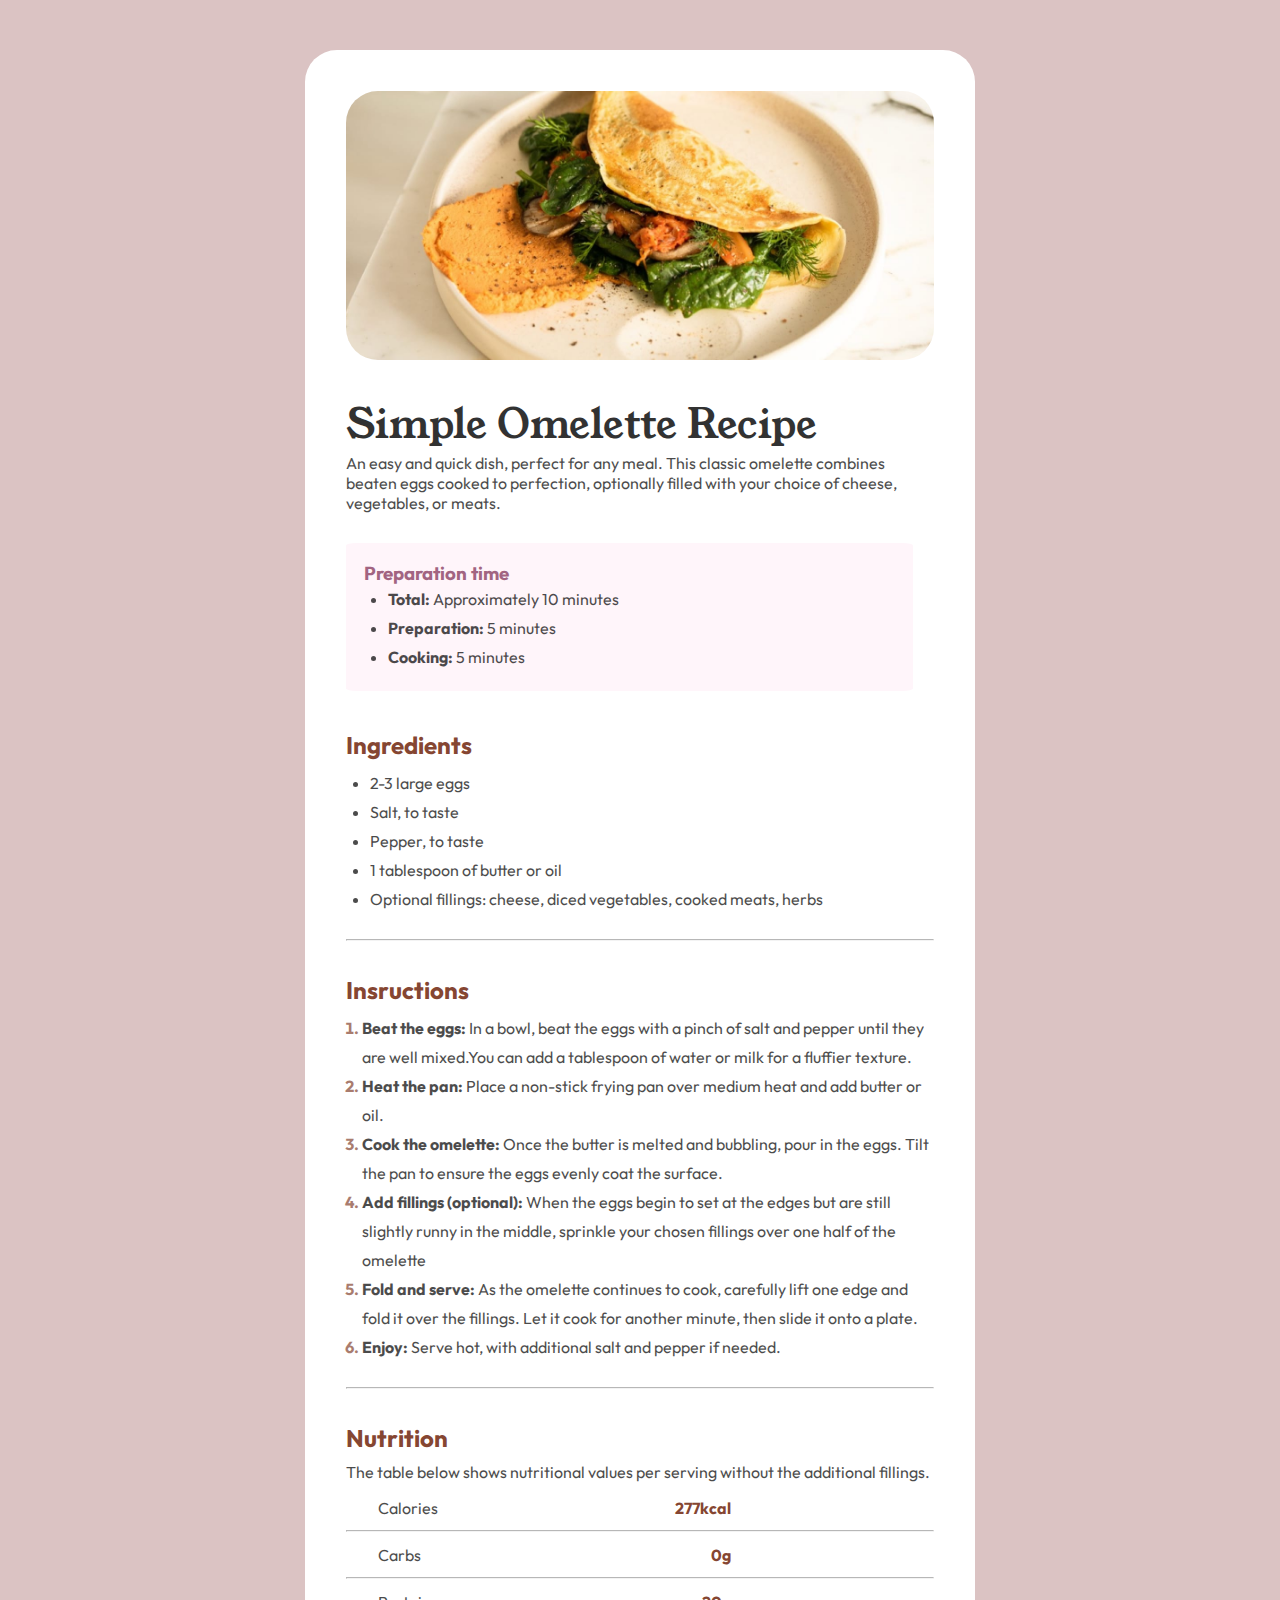
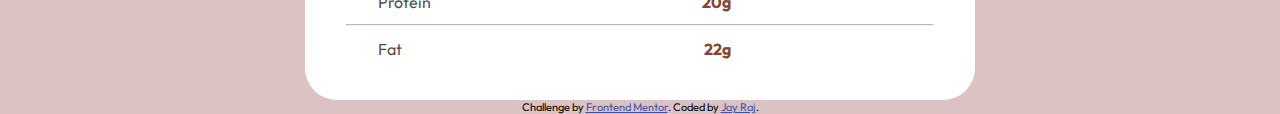
<file: index.html>
<!DOCTYPE html>
<html lang="en">
<head>
  <meta charset="UTF-8">
  <meta name="viewport" content="width=device-width, initial-scale=1.0"> <!-- displays site properly based on user's device -->
  <link rel="preconnect" href="https://fonts.googleapis.com">
  <link rel="preconnect" href="https://fonts.gstatic.com" crossorigin>
  <link href="https://fonts.googleapis.com/css2?family=Poppins:wght@400;700&family=Young+Serif&display=swap" rel="stylesheet">
  <link rel="preconnect" href="https://fonts.googleapis.com">
  <link rel="preconnect" href="https://fonts.gstatic.com" crossorigin>
  <link href="https://fonts.googleapis.com/css2?family=Outfit:wght@100..900&family=Poppins:wght@400;700&family=Young+Serif&display=swap" rel="stylesheet">
  <link rel="icon" type="image/png" sizes="32x32" href="./assets/images/favicon-32x32.png">
  <link rel="stylesheet" href="style.css">
  <title>Omelette Recipe</title>

  <!-- Feel free to remove these styles or customise in your own stylesheet 👍 -->
  <style>
    .attribution { font-size: 11px; text-align: center; }
    .attribution a { color: hsl(228, 45%, 44%); }
  </style>
</head>
<body>
  <main>
    <div class="container">
      <img src="assets/images/image-omelette.jpeg" alt="omelette">
      <h1>Simple Omelette Recipe</h1>
      <p>An easy and quick dish, perfect for any meal. This classic omelette combines beaten eggs cooked to perfection, optionally filled with your choice of cheese, vegetables, or meats.</p>
      <section class="prep">
          <h3>Preparation time</h3>
          <ul>
            <li> <strong>Total:</strong> Approximately 10 minutes</li>
            <li><strong>Preparation:</strong> 5 minutes</li>
            <li><strong>Cooking:</strong> 5 minutes</li>
          </ul>
      </section>

      <section class="Ingredients">
      <h2>Ingredients</h2>
        <ul>
          <li>2-3 large eggs</li>
          <li>Salt, to taste</li>
          <li>Pepper, to taste</li>
          <li>1 tablespoon of butter or oil</li>
          <li>Optional fillings: cheese, diced vegetables, cooked meats, herbs</li>
      </ul>
      </section>

      <hr>

      <section class="Insructions">
        <h2>Insructions</h2>
        <ol>
          <li><strong>Beat the eggs:</strong> In a bowl, beat the eggs with a pinch of salt and pepper until they are well mixed.You can add a tablespoon of water or milk for a fluffier texture.</li>
          <li><strong>Heat the pan:</strong> Place a non-stick frying pan over medium heat and add butter or oil.</li>
          <li><strong>Cook the omelette:</strong> Once the butter is melted and bubbling, pour in the eggs. Tilt the pan to ensure the eggs evenly coat the surface.</li>
          <li><strong>Add fillings (optional):</strong> When the eggs begin to set at the edges but are still slightly runny in the middle, sprinkle your chosen fillings over one half of the omelette</li>
          <li><strong>Fold and serve:</strong> As the omelette continues to cook, carefully lift one edge and fold it over the fillings. Let it cook for another minute, then slide it onto a plate.</li>
          <li><strong>Enjoy:</strong> Serve hot, with additional salt and pepper if needed.</li>
        </ol>
      </section>

      <hr>
      <section class="nutrition">
        <h2>Nutrition</h2>
        <p>The table below shows nutritional values per serving without the additional fillings.</p>
        <div class="nutrition-table" style="margin-top: 1rem;">
          <div class="content">Calories</div>
          <div class="value"><strong>277kcal</strong></div>
        </div>

        <hr class="nut-space">

        <div class="nutrition-table">
          <div class="content">Carbs</div>
          <div class="value"><strong>0g</strong></div>
        </div>

        <hr class="nut-space">

        <div class="nutrition-table">
          <div class="content">Protein</div>
          <div class="value"><strong>20g</strong></div>
        </div>

        <hr class="nut-space">

        <div class="nutrition-table">
          <div class="content">Fat</div>
          <div class="value"><strong>22g</strong></div>
        </div>
      </section>
    </div>
  </main>
  <div class="attribution">
    Challenge by <a href="https://www.frontendmentor.io?ref=challenge" target="_blank">Frontend Mentor</a>. 
    Coded by <a href="#">Jay Raj</a>.
  </div>
</body>
</html>
</file>
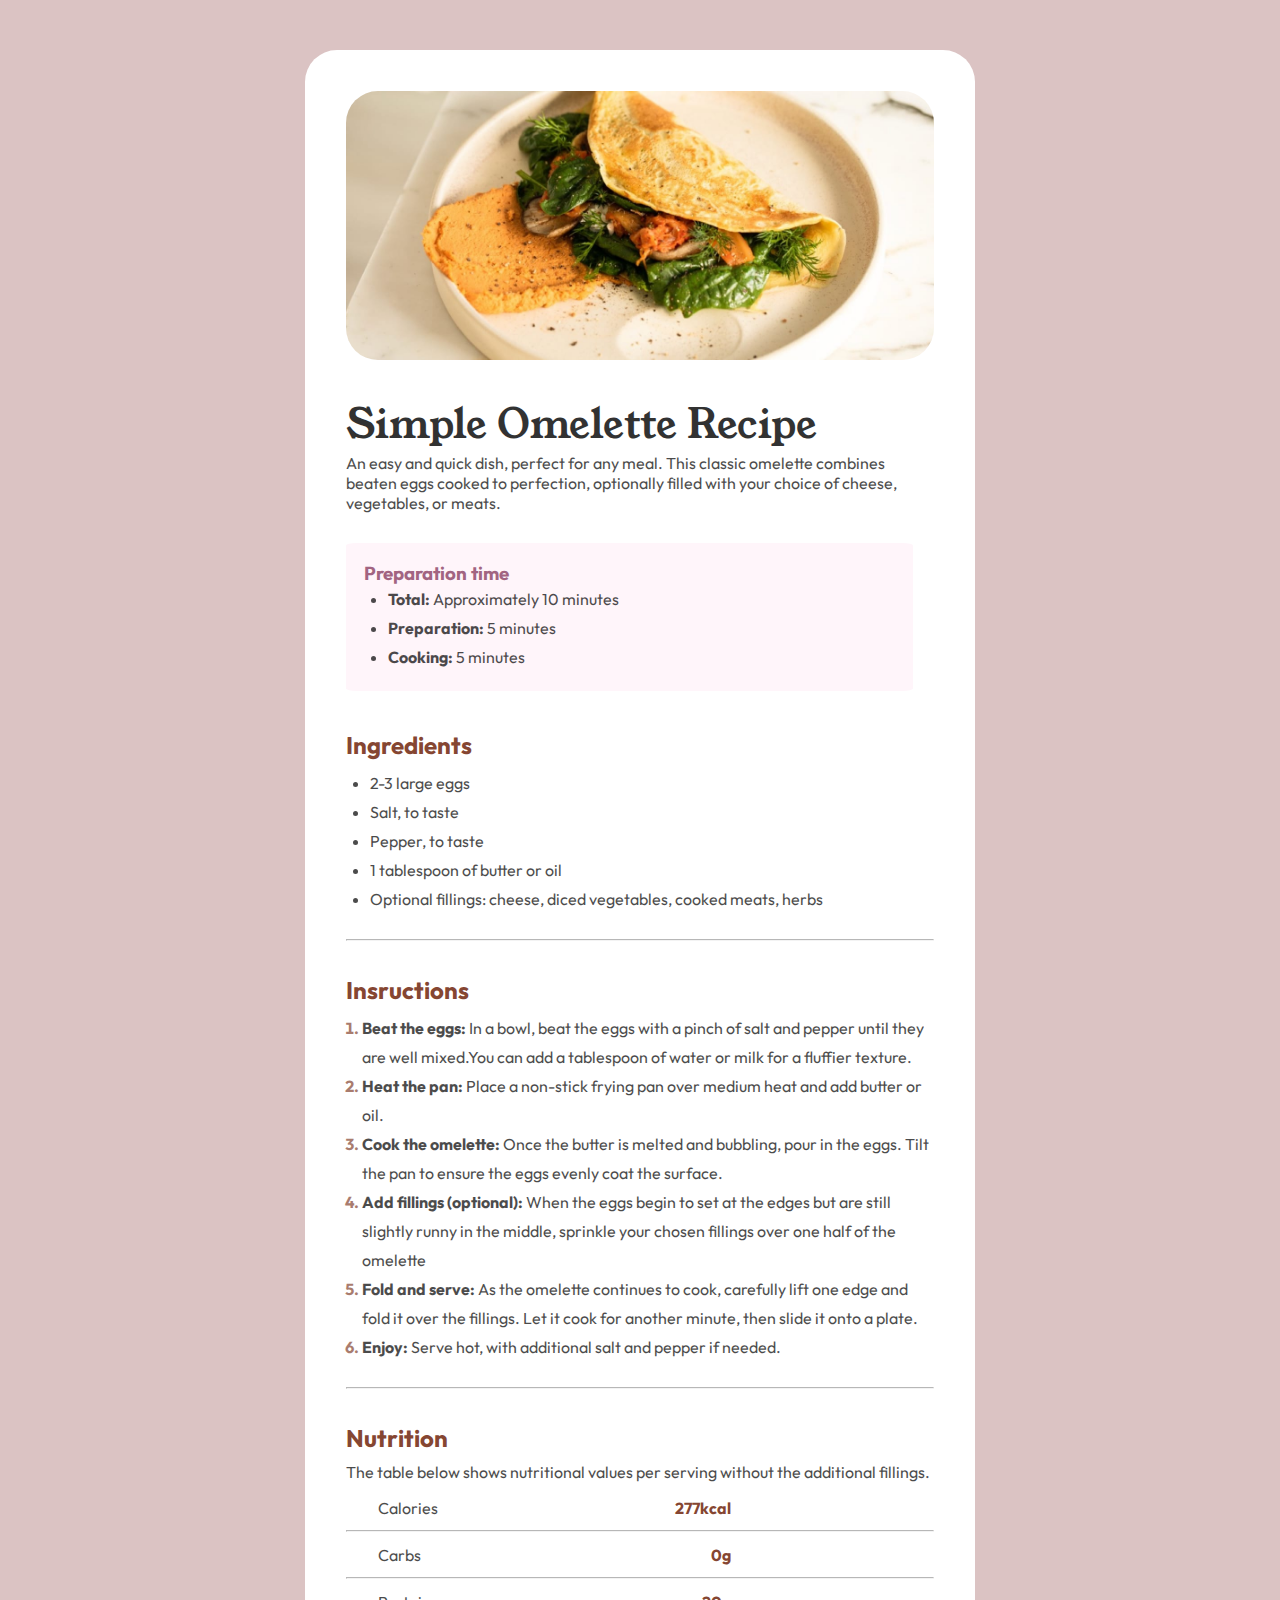
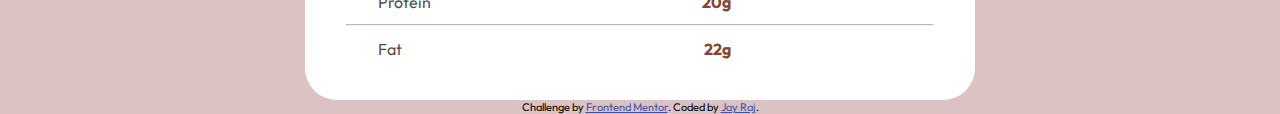
<file: Omelette Recipe/index.html>
<!DOCTYPE html>
<html lang="en">
<head>
  <meta charset="UTF-8">
  <meta name="viewport" content="width=device-width, initial-scale=1.0"> <!-- displays site properly based on user's device -->
  <link rel="preconnect" href="https://fonts.googleapis.com">
  <link rel="preconnect" href="https://fonts.gstatic.com" crossorigin>
  <link href="https://fonts.googleapis.com/css2?family=Poppins:wght@400;700&family=Young+Serif&display=swap" rel="stylesheet">
  <link rel="preconnect" href="https://fonts.googleapis.com">
  <link rel="preconnect" href="https://fonts.gstatic.com" crossorigin>
  <link href="https://fonts.googleapis.com/css2?family=Outfit:wght@100..900&family=Poppins:wght@400;700&family=Young+Serif&display=swap" rel="stylesheet">
  <link rel="icon" type="image/png" sizes="32x32" href="./assets/images/favicon-32x32.png">
  <link rel="stylesheet" href="style.css">
  <title>Frontend Mentor | Recipe page</title>

  <!-- Feel free to remove these styles or customise in your own stylesheet 👍 -->
  <style>
    .attribution { font-size: 11px; text-align: center; }
    .attribution a { color: hsl(228, 45%, 44%); }
  </style>
</head>
<body>
  <main>
    <div class="container">
      <img src="assets/images/image-omelette.jpeg" alt="omelette">
      <h1>Simple Omelette Recipe</h1>
      <p>An easy and quick dish, perfect for any meal. This classic omelette combines beaten eggs cooked to perfection, optionally filled with your choice of cheese, vegetables, or meats.</p>
      <section class="prep">
          <h3>Preparation time</h3>
          <ul>
            <li> <strong>Total:</strong> Approximately 10 minutes</li>
            <li><strong>Preparation:</strong> 5 minutes</li>
            <li><strong>Cooking:</strong> 5 minutes</li>
          </ul>
      </section>

      <section class="Ingredients">
      <h2>Ingredients</h2>
        <ul>
          <li>2-3 large eggs</li>
          <li>Salt, to taste</li>
          <li>Pepper, to taste</li>
          <li>1 tablespoon of butter or oil</li>
          <li>Optional fillings: cheese, diced vegetables, cooked meats, herbs</li>
      </ul>
      </section>

      <hr>

      <section class="Insructions">
        <h2>Insructions</h2>
        <ol>
          <li><strong>Beat the eggs:</strong> In a bowl, beat the eggs with a pinch of salt and pepper until they are well mixed.You can add a tablespoon of water or milk for a fluffier texture.</li>
          <li><strong>Heat the pan:</strong> Place a non-stick frying pan over medium heat and add butter or oil.</li>
          <li><strong>Cook the omelette:</strong> Once the butter is melted and bubbling, pour in the eggs. Tilt the pan to ensure the eggs evenly coat the surface.</li>
          <li><strong>Add fillings (optional):</strong> When the eggs begin to set at the edges but are still slightly runny in the middle, sprinkle your chosen fillings over one half of the omelette</li>
          <li><strong>Fold and serve:</strong> As the omelette continues to cook, carefully lift one edge and fold it over the fillings. Let it cook for another minute, then slide it onto a plate.</li>
          <li><strong>Enjoy:</strong> Serve hot, with additional salt and pepper if needed.</li>
        </ol>
      </section>

      <hr>
      <section class="nutrition">
        <h2>Nutrition</h2>
        <p>The table below shows nutritional values per serving without the additional fillings.</p>
        <div class="nutrition-table" style="margin-top: 1rem;">
          <div class="content">Calories</div>
          <div class="value"><strong>277kcal</strong></div>
        </div>

        <hr class="nut-space">

        <div class="nutrition-table">
          <div class="content">Carbs</div>
          <div class="value"><strong>0g</strong></div>
        </div>

        <hr class="nut-space">

        <div class="nutrition-table">
          <div class="content">Protein</div>
          <div class="value"><strong>20g</strong></div>
        </div>

        <hr class="nut-space">

        <div class="nutrition-table">
          <div class="content">Fat</div>
          <div class="value"><strong>22g</strong></div>
        </div>
      </section>
    </div>
  </main>
  <div class="attribution">
    Challenge by <a href="https://www.frontendmentor.io?ref=challenge" target="_blank">Frontend Mentor</a>. 
    Coded by <a href="#">Jay Raj</a>.
  </div>
</body>
</html>
</file>
<file: style.css>
*{
    margin: 0;
    padding: 0;
    font-family: "Outfit", sans-serif;
}
body{
    background-color:rgba(188, 143, 143, 0.535);
}
main{
    display: flex;
    justify-content: center;
    align-items: center;
}
.container{
    width: 46vw;
    border-radius: 2rem;
    margin-top: 50px;
    background-color: white;
    padding: 3.2%;
}
img{
    width: 100%;
    border-radius: 2rem;
    margin-bottom: 2rem;
}
h1{
    text-align: left;
    font-size: 40px;
    font-family: "Young Serif", serif;
    font-weight: 400;
    font-style: normal;
    opacity: 0.8;
  
}

p{
    font-family: "Outfit", sans-serif;
    font-optical-sizing: auto;
    font-weight: 400;
    font-style: normal;
    opacity: 0.7;
}

.prep{
    width: 90%;
    background-color: hsl(330, 100%, 98%);
    margin: 5% 0;
    padding: 3.2%;
    border-radius: 1.8%;
    
}
h3{
    color: hsl(332, 51%, 32%);
    opacity: 0.7;
}
ul{
    padding-left: 24px;
}
li{
    line-height: 29px;
    opacity: 0.7;
    word-wrap: break-word;
}
h2{
    color: hsl(14, 45%, 36%);
    font-family: "Outfit", sans-serif;
    font-optical-sizing: auto;
    font-style: normal;
    line-height: 3rem;
}
hr{
    margin-top: 25px;
    margin-bottom: 25px;
    opacity: 0.7;
}
ol{
    padding-left: 1rem;
}
ol li::marker{
    color: hsl(14, 45%, 36%);
    font-weight: bold;
}

.nutrition-table{
    width: 60%;
    display: flex;
    justify-content: space-between;
    padding-left: 2rem;

}
.nut-space{
    margin-top: 12.5px;
    margin-bottom: 12.5px;
    opacity: 0.7;
}
.content{
    opacity: 0.7;
}
.value{
    color: hsl(14, 45%, 36%);
}

.instructions{
    width: 100%;

}

@media (max-width: 430px) {
  .container{
    width: 100vw;
    margin-top: 0;
    border-radius: 0%;
  }
  /* .container > img{
    padding: 0;
  } */
  img{
    width: 100%;
  }
}
</file>
<file: Omelette Recipe/style.css>
*{
    margin: 0;
    padding: 0;
    font-family: "Outfit", sans-serif;
}
body{
    background-color:rgba(188, 143, 143, 0.535);
}
main{
    display: flex;
    justify-content: center;
    align-items: center;
}
.container{
    width: 46vw;
    border-radius: 2rem;
    margin-top: 50px;
    background-color: white;
    padding: 3.2%;
}
img{
    width: 100%;
    border-radius: 2rem;
    margin-bottom: 2rem;
}
h1{
    text-align: left;
    font-size: 40px;
    font-family: "Young Serif", serif;
    font-weight: 400;
    font-style: normal;
    opacity: 0.8;
  
}

p{
    font-family: "Outfit", sans-serif;
    font-optical-sizing: auto;
    font-weight: 400;
    font-style: normal;
    opacity: 0.7;
}

.prep{
    width: 90%;
    background-color: hsl(330, 100%, 98%);
    margin: 5% 0;
    padding: 3.2%;
    border-radius: 1.8%;
    
}
h3{
    color: hsl(332, 51%, 32%);
    opacity: 0.7;
}
ul{
    padding-left: 24px;
}
li{
    line-height: 29px;
    opacity: 0.7;
    word-wrap: break-word;
}
h2{
    color: hsl(14, 45%, 36%);
    font-family: "Outfit", sans-serif;
    font-optical-sizing: auto;
    font-style: normal;
    line-height: 3rem;
}
hr{
    margin-top: 25px;
    margin-bottom: 25px;
    opacity: 0.7;
}
ol{
    padding-left: 1rem;
}
ol li::marker{
    color: hsl(14, 45%, 36%);
    font-weight: bold;
}

.nutrition-table{
    width: 60%;
    display: flex;
    justify-content: space-between;
    padding-left: 2rem;

}
.nut-space{
    margin-top: 12.5px;
    margin-bottom: 12.5px;
    opacity: 0.7;
}
.content{
    opacity: 0.7;
}
.value{
    color: hsl(14, 45%, 36%);
}

.instructions{
    width: 100%;

}

@media (max-width: 430px) {
  .container{
    width: 100vw;
    margin-top: 0;
    border-radius: 0%;
  }
  /* .container > img{
    padding: 0;
  } */
  img{
    width: 100%;
  }
}
</file>
